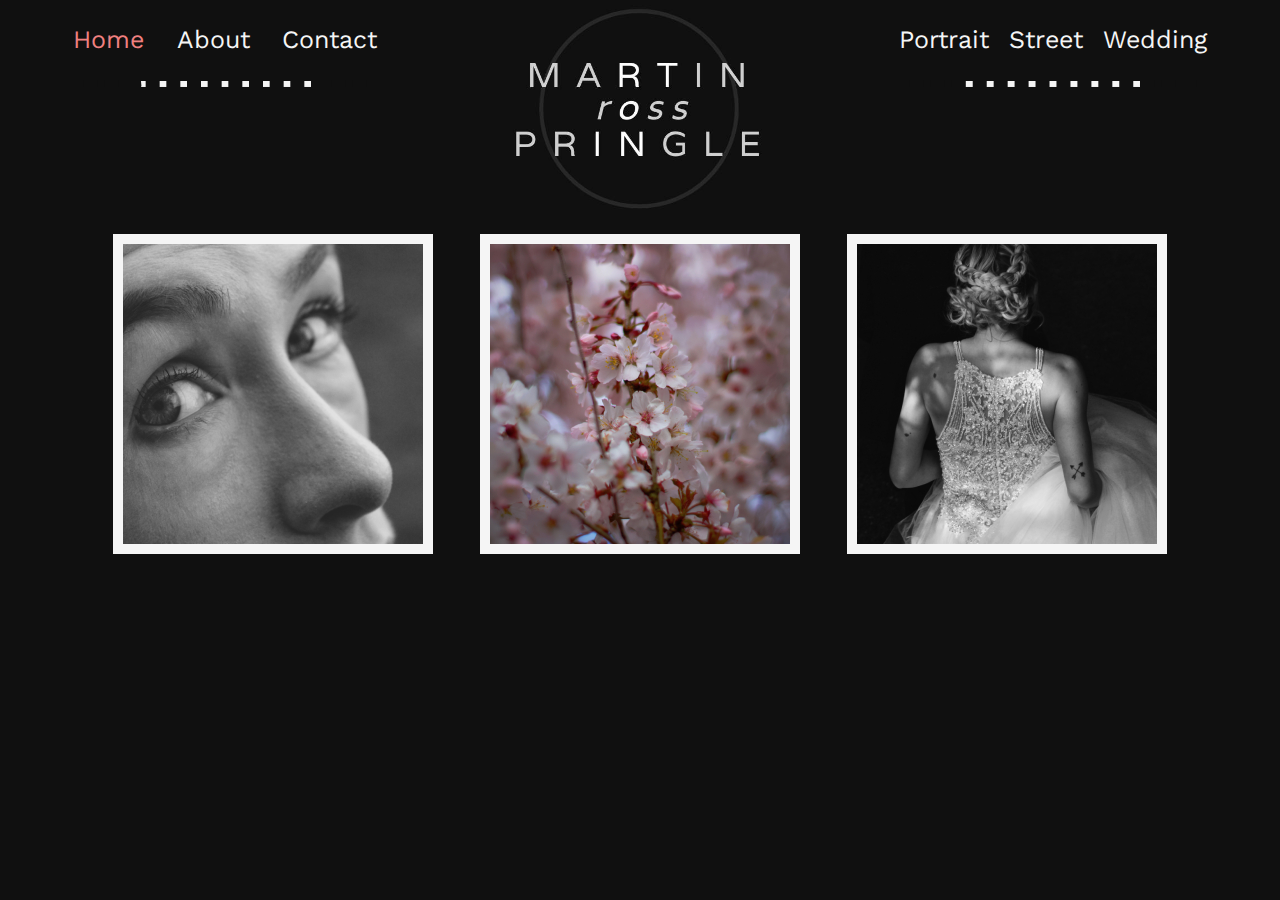
<file: index.html>
<!DOCTYPE html>
<html lang="en">
  <head>
    <title>Martin Pringle</title>
    <meta charset="utf-8" />
    <link rel="stylesheet" href="styles.css" />
    <link
      href="https://fonts.googleapis.com/css2?family=Dancing+Script&display=swap"
      rel="stylesheet"
    />
    <link
      href="https://fonts.googleapis.com/css2?family=Work+Sans:ital,wght@0,300;1,300&display=swap"
      rel="stylesheet"
    />
    <link
      href="https://fonts.googleapis.com/css2?family=Varela&display=swap"
      rel="stylesheet"
    />
    <meta name="viewport" content="width=device-width, initial-scale=1.0" />
  </head>
  <body>
    <div class="container">
      <div class="header">
        <div class="nav1">
          <a href="#">Home</a>
          <a href="about.html">About</a>
          <a href="contact.html">Contact</a>
        </div>
        <a href="index.html" class="logo-wrapper">
          <img class="logo" alt="logo" src="images/logo.jpg" />
        </a>
        <div class="nav2">
          <a href="portrait.html">Portrait</a>
          <a href="street.html">Street</a>
          <a href="wedding.html">Wedding</a>
        </div>
      </div>
      <div class="dotted-line">
        <hr id="left" />
        <hr id="hidden" />
        <hr id="right" />
      </div>
      <hr id="mobile-line" />
      <div class="images-container">
        <a href="portrait.html">
          <div class="image-wrapper">
            <img alt="portrait" src="images/portrait1.jpg" />
            <h4>Portrait</h4>
          </div>
        </a>
        <a href="street.html">
          <div class="image-wrapper">
            <img alt="street" src="/images/street1.jpg" />
            <h4>Street</h4>
          </div>
        </a>
        <a href="wedding.html">
          <div class="image-wrapper">
            <img alt="wedding" src="/images/wedding1.jpg" />
            <h4>Wedding</h4>
          </div>
        </a>
        <a href="#">
          <div class="image-wrapper">
            <img id="wedding2" alt="wedding" src="/images/wedding2.jpg" />
            <h4>Wedding</h4>
          </div>
        </a>
        <a href="street.html">
          <div class="image-wrapper">
            <img alt="street" src="/images/street2.jpg" />
            <h4>Street</h4>
          </div>
        </a>
        <a href="#">
          <div class="image-wrapper">
            <img id="wedding3" alt="wedding" src="/images/wedding3.jpg" />
            <h4>Wedding</h4>
          </div>
        </a>
        <a href="street.html">
          <div class="image-wrapper">
            <img alt="street" src="/images/street3.jpg" />
            <h4>Street</h4>
          </div>
        </a>
        <a href="street.html">
          <div class="image-wrapper">
            <img alt="street" src="/images/street4.jpg" />
            <h4>Street</h4>
          </div>
        </a>
        <a href="street.html">
          <div class="image-wrapper">
            <img alt="street" src="/images/street5.jpg" />
            <h4>Street</h4>
          </div>
        </a>
      </div>
    </div>
  </body>
</html>
</file>
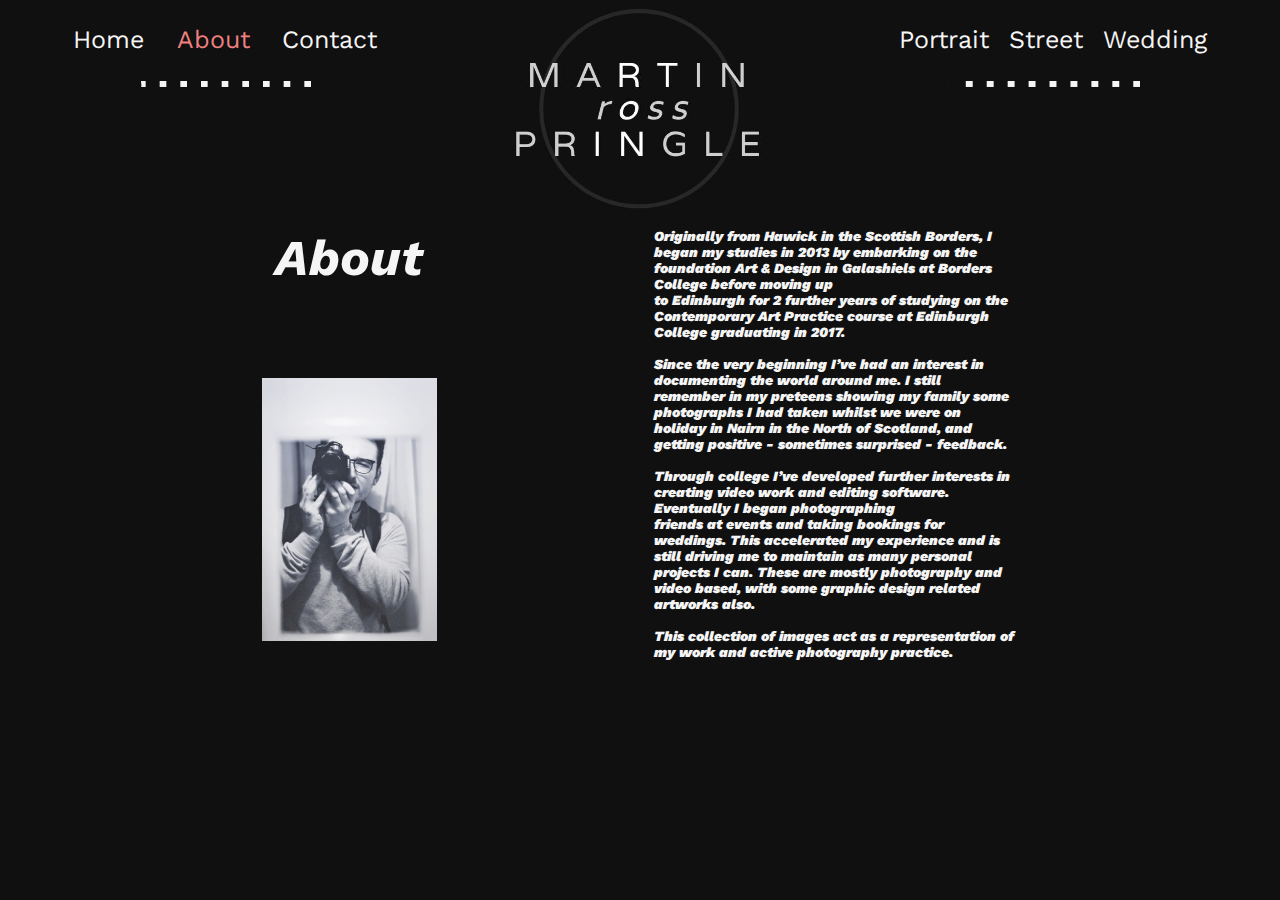
<file: about.html>
<!DOCTYPE html>
<html lang="en">
  <head>
    <title>Martin Pringle</title>
    <meta charset="utf-8" />
    <link rel="stylesheet" href="about.css" />
    <link
      href="https://fonts.googleapis.com/css2?family=Dancing+Script&display=swap"
      rel="stylesheet"
    />
    <link
      href="https://fonts.googleapis.com/css2?family=Work+Sans:ital,wght@0,300;1,300&display=swap"
      rel="stylesheet"
    />
    <link
      href="https://fonts.googleapis.com/css2?family=Varela&display=swap"
      rel="stylesheet"
    />
    <meta name="viewport" content="width=device-width, initial-scale=1.0" />
  </head>
  <body>
    <div class="container">
      <div class="header">
        <div class="nav1">
          <a href="index.html">Home</a>
          <a href="#">About</a>
          <a href="contact.html">Contact</a>
        </div>
        <a href="index.html" class="logo-wrapper">
          <img
            class="logo"
            alt="logo"
            src="images/logo.jpg"
            alt="Martin Ross Pringle"
          />
        </a>
        <div class="nav2">
          <a href="portrait.html">Portrait</a>
          <a href="street.html">Street</a>
          <a href="wedding.html">Wedding</a>
        </div>
      </div>
      <div class="dotted-line">
        <hr id="left" />
        <hr id="hidden" />
        <hr id="right" />
      </div>
      <hr id="mobile-line" />
      <div class="about">
        <h1>About</h1>
        <img alt="photographer" src="images/selfportrait.jpg" />
        <p>
          Originally from Hawick in the Scottish Borders, I began my studies in
          2013 by embarking on the foundation Art & Design in Galashiels at
          Borders College before moving up<br />
          to Edinburgh for 2 further years of studying on the Contemporary Art
          Practice course at Edinburgh College graduating in 2017.
          <br /><br />Since the very beginning I’ve had an interest in
          documenting the world around me. I still remember in my preteens
          showing my family some photographs I had taken whilst we were on
          holiday in Nairn in the North of Scotland, and getting positive -
          sometimes surprised - feedback. <br /><br />Through college I’ve
          developed further interests in creating video work and editing
          software. Eventually I began photographing<br />
          friends at events and taking bookings for weddings. This accelerated
          my experience and is still driving me to maintain as many personal
          projects I can. These are mostly photography and video based, with
          some graphic design related artworks also. <br /><br />This collection
          of images act as a representation of my work and active photography
          practice.
        </p>
      </div>
    </div>
  </body>
</html>
</file>
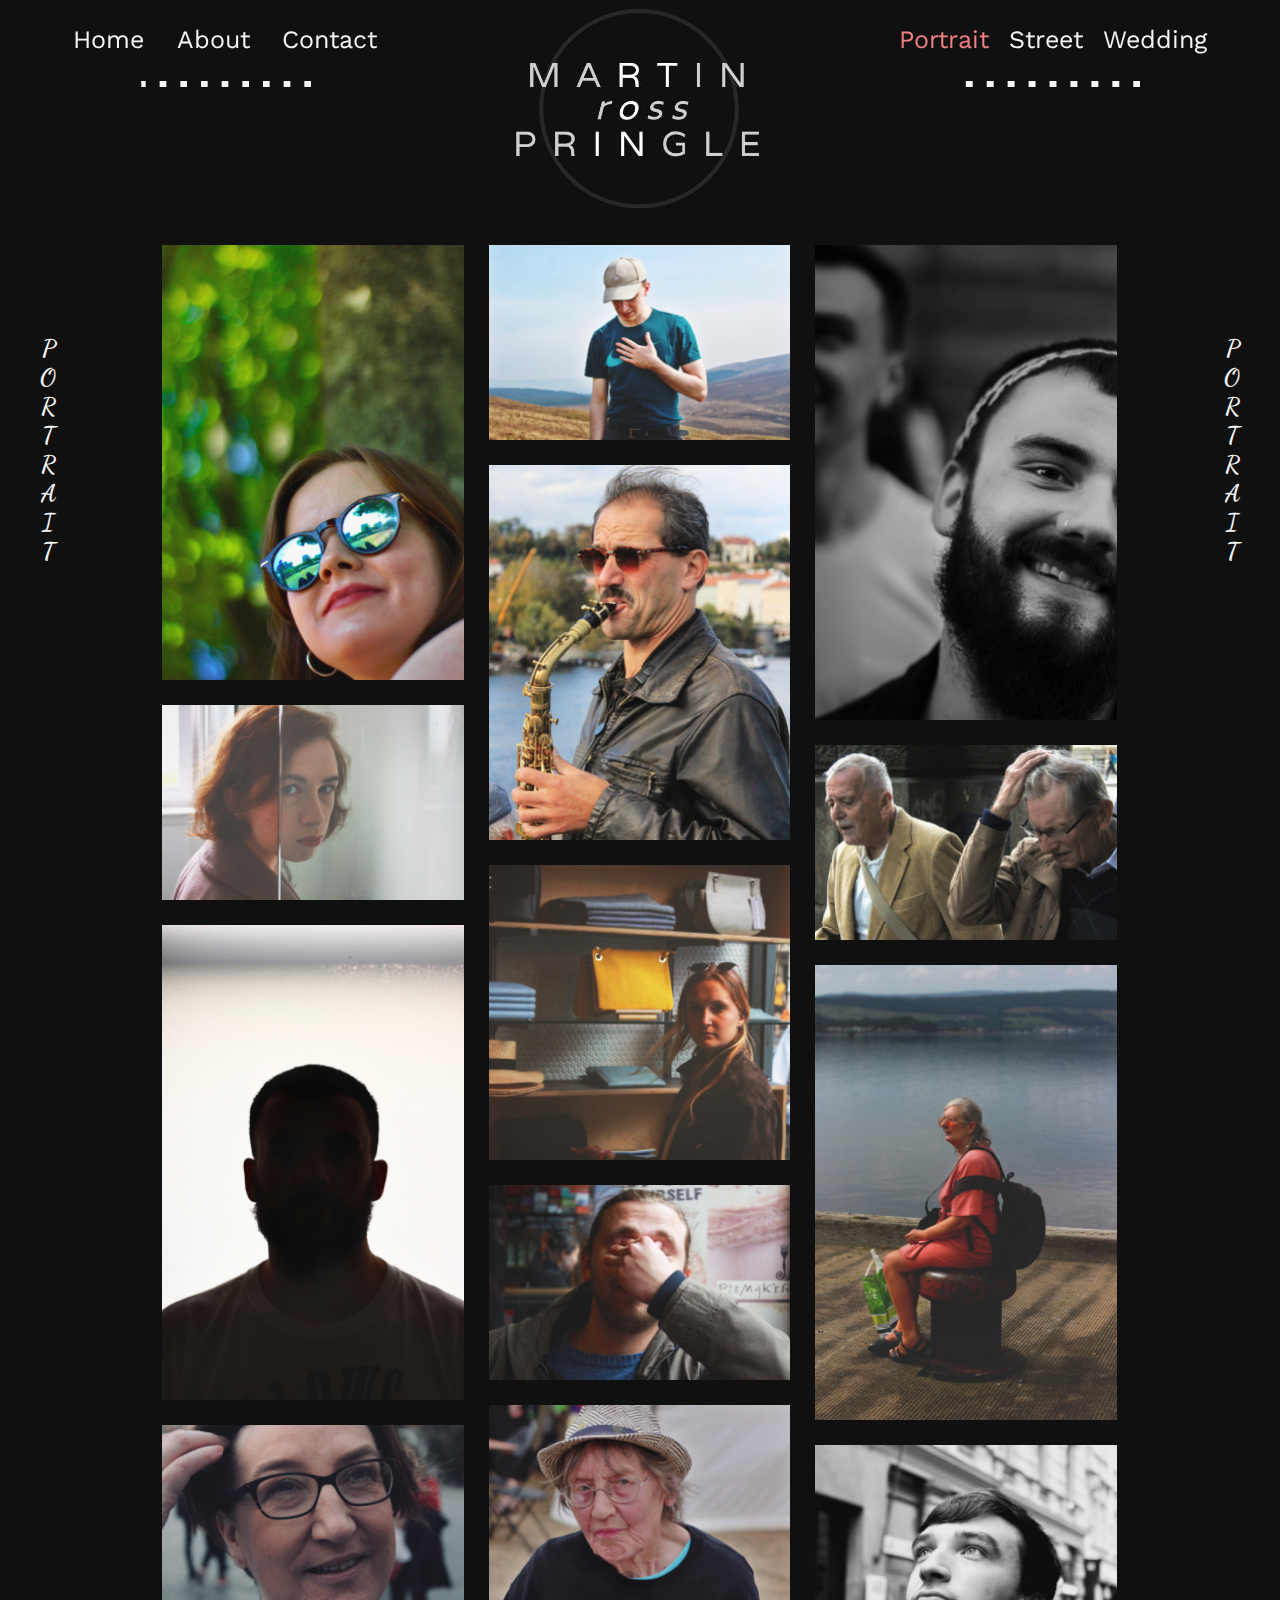
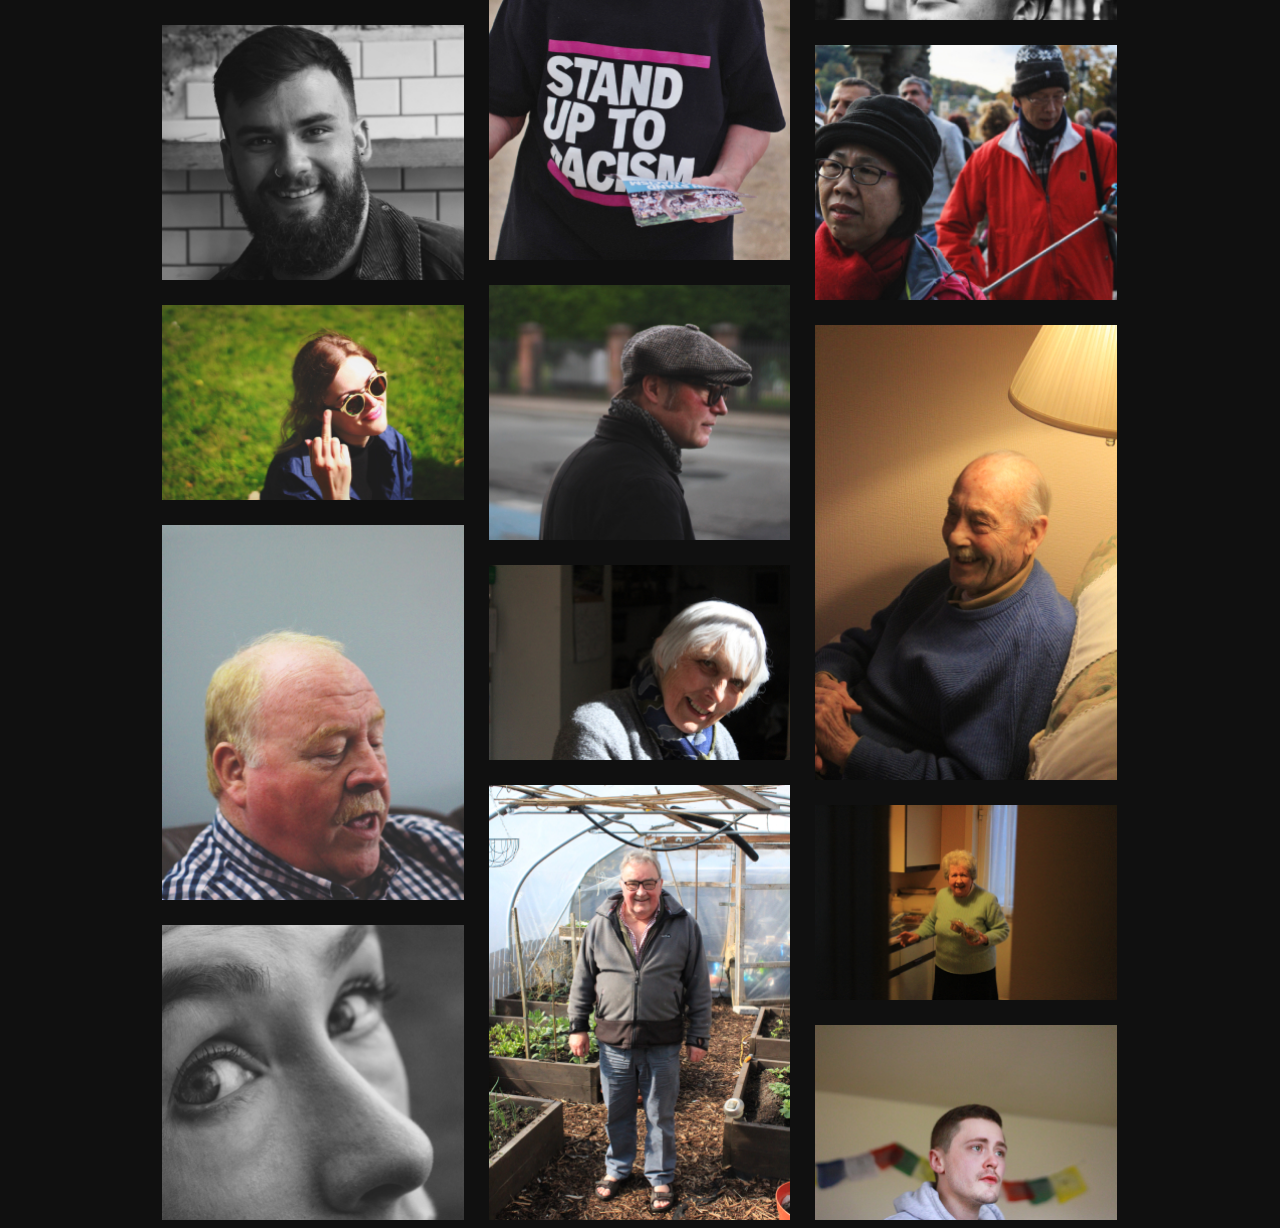
<file: portrait.html>
<!DOCTYPE html>
<html lang="en">
  <head>
    <title>Martin Pringle</title>
    <meta charset="utf-8" />
    <link rel="stylesheet" href="portrait.css" />
    <link
      href="https://fonts.googleapis.com/css2?family=Dancing+Script&display=swap"
      rel="stylesheet"
    />
    <link
      href="https://fonts.googleapis.com/css2?family=Work+Sans:ital,wght@0,300;1,300&display=swap"
      rel="stylesheet"
    />
    <link
      href="https://fonts.googleapis.com/css2?family=Varela&display=swap"
      rel="stylesheet"
    />
    <meta name="viewport" content="width=device-width, initial-scale=1.0" />
  </head>
  <body>
    <div class="container">
      <div class="header">
        <div class="nav1">
          <a href="index.html">Home</a>
          <a href="about.html">About</a>
          <a href="contact.html">Contact</a>
        </div>
        <a href="index.html" class="logo-wrapper">
          <img class="logo" alt="logo" src="images/logo.jpg" />
        </a>
        <div class="nav2">
          <a href="#">Portrait</a>
          <a href="street.html">Street</a>
          <a href="wedding.html">Wedding</a>
        </div>
      </div>
      <div class="dotted-line">
        <hr id="left" />
        <hr id="hidden" />
        <hr id="right" />
      </div>
      <hr id="mobile-line" />
      <div class="top-heading">
        <h4>PORTRAIT</h4>
      </div>
      <div class="grid">
        <img
          id="portrait15"
          class="gallery-img"
          alt="portrait"
          src="images/portrait15.jpg"
        />
        <img
          id="portrait18"
          class="gallery-img"
          alt="portrait"
          src="images/portrait18.jpg"
        />
        <img
          id="portrait20"
          class="gallery-img"
          alt="portrait"
          src="images/portrait20.jpg"
        />
        <img
          id="portrait12"
          class="gallery-img"
          alt="portrait"
          src="images/portrait12.jpg"
        />
        <img
          id="portrait2"
          class="gallery-img"
          alt="portrait"
          src="images/portrait2.jpg"
        />
        <img
          id="portrait8"
          class="gallery-img"
          alt="portrait"
          src="images/portrait8.jpg"
        />
        <img
          id="portrait5"
          class="gallery-img"
          alt="portrait"
          src="images/portrait5.jpg"
        />
        <img
          id="portrait25"
          class="gallery-img"
          alt="portrait"
          src="images/portrait25.jpg"
        />
        <img
          id="portrait24"
          class="gallery-img"
          alt="portrait"
          src="images/portrait24.jpg"
        />
        <img
          id="portrait4"
          class="gallery-img"
          alt="portrait"
          src="images/portrait4.jpg"
        />
        <img
          id="portrait16"
          class="gallery-img"
          alt="portrait"
          src="images/portrait16.jpg"
        />
        <img
          id="portrait7"
          class="gallery-img"
          alt="portrait"
          src="images/portrait7.jpg"
        />
        <img
          id="portrait6"
          class="gallery-img"
          alt="portrait"
          src="images/portrait6.jpg"
        />
        <img
          id="portrait3"
          class="gallery-img"
          alt="portrait"
          src="images/portrait3.jpg"
        />
        <img
          id="portrait9"
          class="gallery-img"
          alt="portrait"
          src="images/portrait9.jpg"
        />
        <img
          id="portrait19"
          class="gallery-img"
          alt="portrait"
          src="images/portrait19.jpg"
        />
        <img
          id="portrait21"
          class="gallery-img"
          alt="portrait"
          src="images/portrait21.jpg"
        />
        <img
          id="portrait10"
          class="gallery-img"
          alt="portrait"
          src="images/portrait10.jpg"
        />
        <img
          id="portrait23"
          class="gallery-img"
          alt="portrait"
          src="images/portrait23.jpg"
        />
        <img
          id="portrait14"
          class="gallery-img"
          alt="portrait"
          src="images/portrait14.jpg"
        />
        <img
          id="portrait13"
          class="gallery-img"
          alt="portrait"
          src="images/portrait13.jpg"
        />
        <img
          id="portrait11"
          class="gallery-img"
          alt="portrait"
          src="images/portrait11.jpg"
        />
        <img
          id="portrait1"
          class="gallery-img"
          alt="portrait"
          src="images/portrait1.jpg"
        />
        <img
          id="portrait17"
          class="gallery-img"
          alt="portrait"
          src="images/portrait17.jpg"
        />
      </div>
      <div class="left-heading">
        <h2>P<br />O<br />R<br />T<br />R<br />A<br />I<br />T</h2>
      </div>
      <div class="right-heading">
        <h2>P<br />O<br />R<br />T<br />R<br />A<br />I<br />T</h2>
      </div>
    </div>
    <script src="portrait.js"></script>
  </body>
</html>
</file>
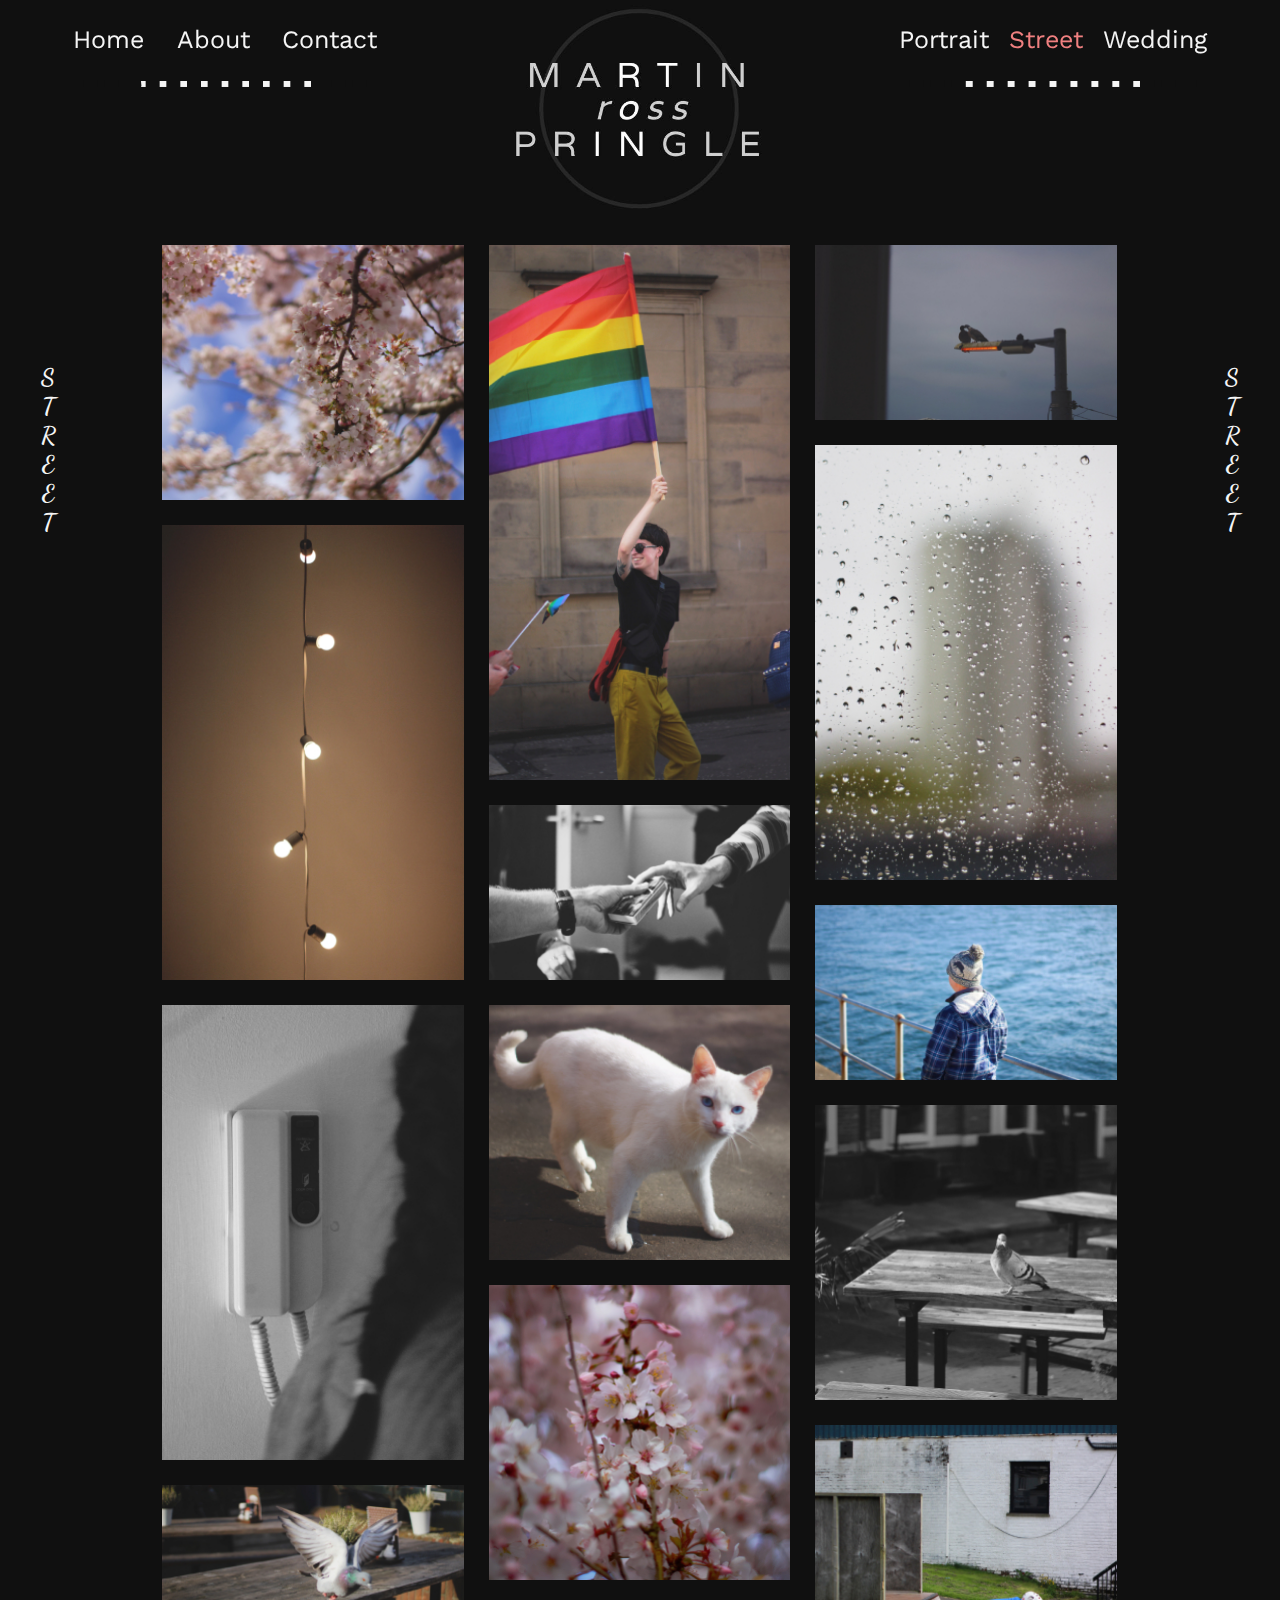
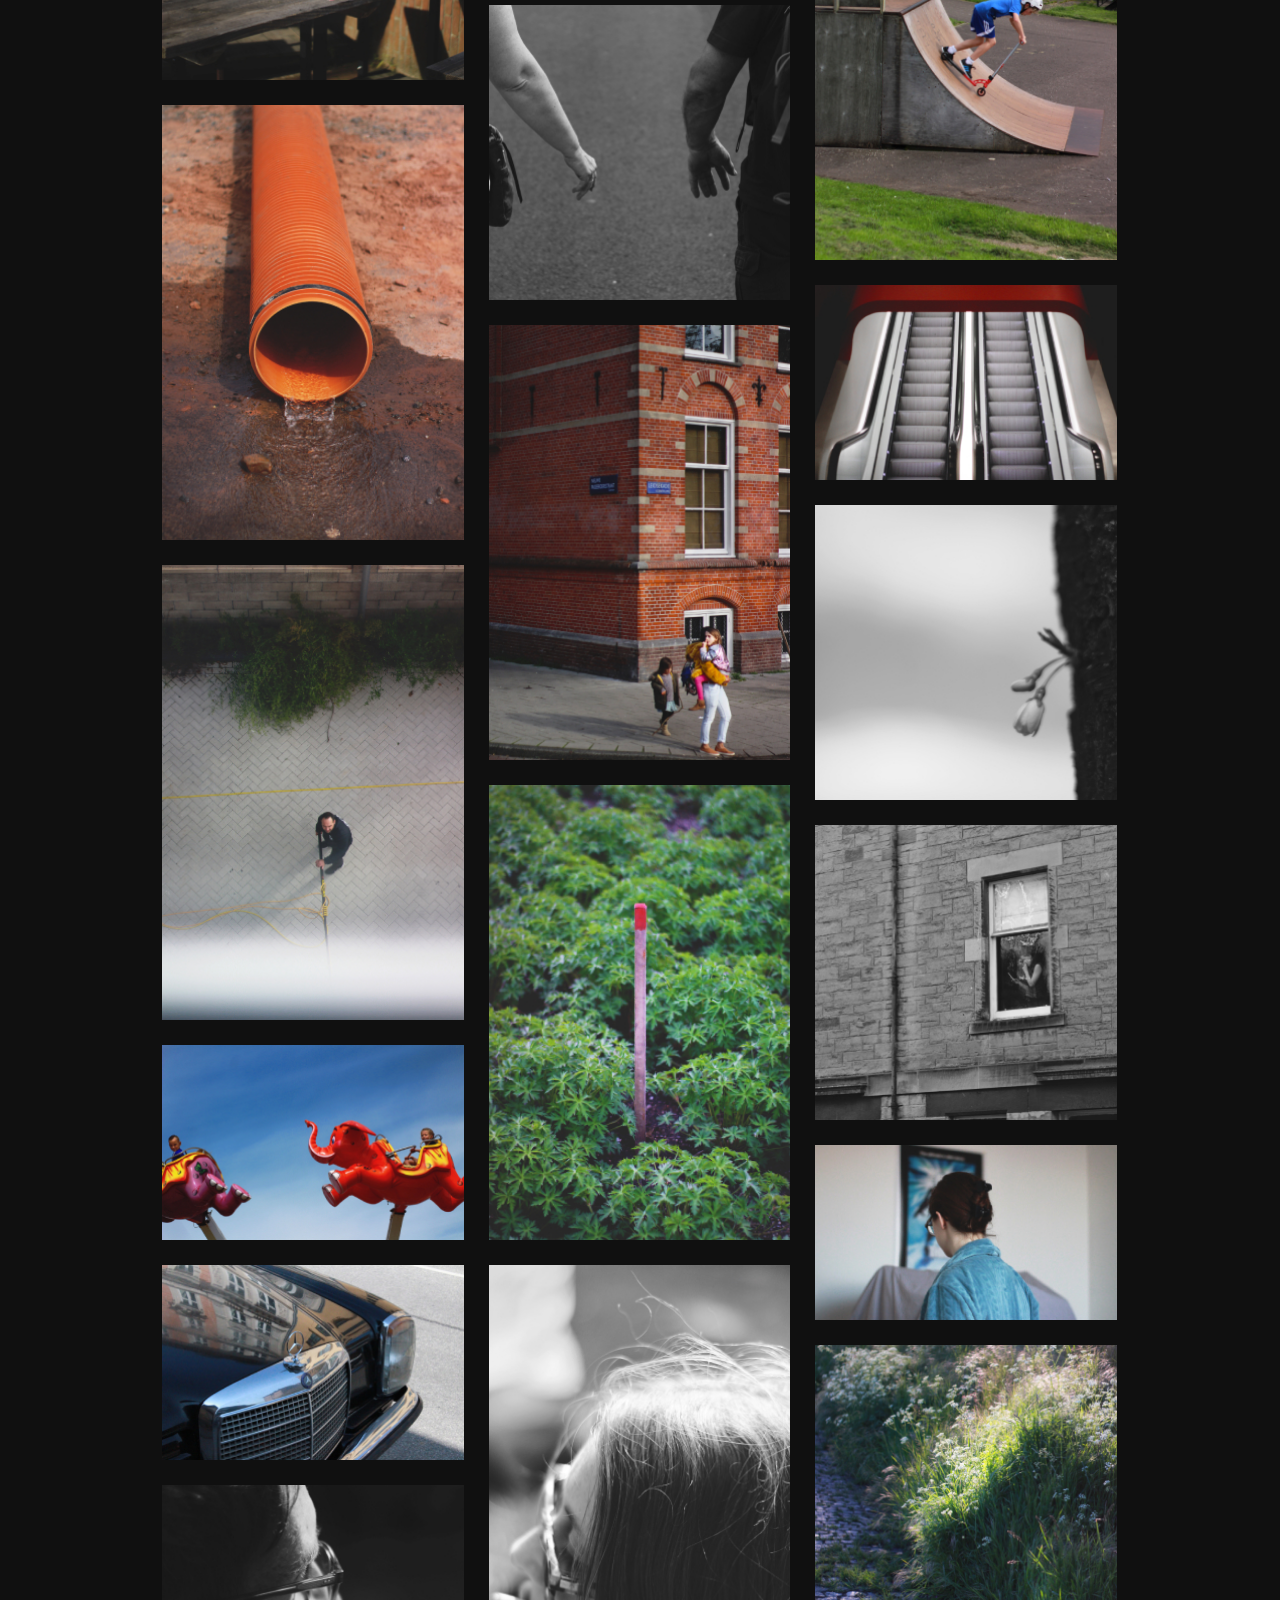
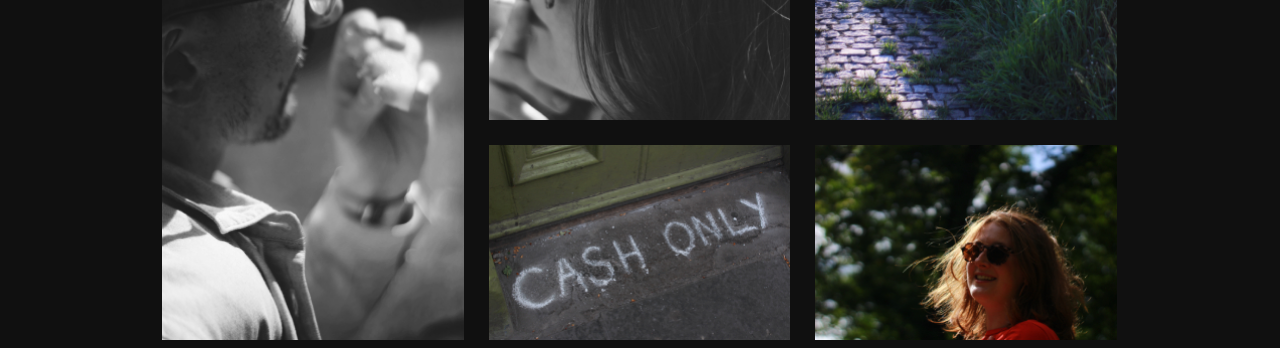
<file: street.html>
<!DOCTYPE html>
<html lang="en">
  <head>
    <title>Martin Pringle</title>
    <meta charset="utf-8" />
    <link rel="stylesheet" href="street.css" />
    <link
      href="https://fonts.googleapis.com/css2?family=Dancing+Script&display=swap"
      rel="stylesheet"
    />
    <link
      href="https://fonts.googleapis.com/css2?family=Work+Sans:ital,wght@0,300;1,300&display=swap"
      rel="stylesheet"
    />
    <link
      href="https://fonts.googleapis.com/css2?family=Varela&display=swap"
      rel="stylesheet"
    />
    <link
      href="https://fonts.googleapis.com/css2?family=Indie+Flower&display=swap"
      rel="stylesheet"
    />
    <meta name="viewport" content="width=device-width, initial-scale=1.0" />
  </head>
  <body>
    <div class="container">
      <div class="header">
        <div class="nav1">
          <a href="index.html">Home</a>
          <a href="about.html">About</a>
          <a href="contact.html">Contact</a>
        </div>
        <a href="index.html" class="logo-wrapper">
          <img class="logo" alt="logo" src="images/logo.jpg" />
        </a>
        <div class="nav2">
          <a href="portrait.html">Portrait</a>
          <a href="#">Street</a>
          <a href="wedding.html">Wedding</a>
        </div>
      </div>
      <div class="dotted-line">
        <hr id="left" />
        <hr id="hidden" />
        <hr id="right" />
      </div>
      <hr id="mobile-line" />
      <div class="top-heading">
        <h4>STREET</h4>
      </div>
      <div class="grid">
        <img
          id="street7"
          class="gallery-img"
          alt="street"
          src="images/street7.jpg"
        />
        <img
          id="street20"
          class="gallery-img"
          alt="street"
          src="images/street20.jpg"
        />
        <img
          id="street6"
          class="gallery-img"
          alt="street"
          src="images/street6.jpg"
        />
        <img
          id="street15"
          class="gallery-img"
          alt="street"
          src="images/street15.jpg"
        />
        <img
          id="street14"
          class="gallery-img"
          alt="street"
          src="images/street14.jpg"
        />
        <img
          id="street17"
          class="gallery-img"
          alt="street"
          src="images/street17.jpg"
        />
        <img
          id="street22"
          class="gallery-img"
          alt="street"
          src="images/street22.jpg"
        />
        <img
          id="street9"
          class="gallery-img"
          alt="street"
          src="images/street9.jpg"
        />
        <img
          id="street8"
          class="gallery-img"
          alt="street"
          src="images/street8.jpg"
        />
        <img
          id="street4"
          class="gallery-img"
          alt="street"
          src="images/street4.jpg"
        />
        <img
          id="street1"
          class="gallery-img"
          alt="street"
          src="images/street1.jpg"
        />
        <img
          id="street16"
          class="gallery-img"
          alt="street"
          src="images/street16.jpg"
        />
        <img
          id="street10"
          class="gallery-img"
          alt="street"
          src="images/street10.jpg"
        />
        <img
          id="street2"
          class="gallery-img"
          alt="street"
          src="images/street2.jpg"
        />
        <img
          id="street18"
          class="gallery-img"
          alt="street"
          src="images/street18.jpg"
        />
        <img
          id="street13"
          class="gallery-img"
          alt="street"
          src="images/street13.jpg"
        />
        <img
          id="street11"
          class="gallery-img"
          alt="street"
          src="images/street11.jpg"
        />
        <img
          id="street3"
          class="gallery-img"
          alt="street"
          src="images/street3.jpg"
        />
        <img
          id="street12"
          class="gallery-img"
          alt="street"
          src="images/street12.jpg"
        />
        <img
          id="street26"
          class="gallery-img"
          alt="street"
          src="images/street26.jpg"
        />
        <img
          id="street5"
          class="gallery-img"
          alt="street"
          src="images/street5.jpg"
        />
        <img
          id="street19"
          class="gallery-img"
          alt="street"
          src="images/street19.jpg"
        />
        <img
          id="street29"
          class="gallery-img"
          alt="street"
          src="images/street29.jpg"
        />
        <img
          id="street24"
          class="gallery-img"
          alt="street"
          src="images/street24.jpg"
        />
        <img
          id="street25"
          class="gallery-img"
          alt="street"
          src="images/street25.jpg"
        />
        <img
          id="street21"
          class="gallery-img"
          alt="street"
          src="images/street21.jpg"
        />
        <img
          id="street28"
          class="gallery-img"
          alt="street"
          src="images/street28.jpg"
        />
        <img
          id="street23"
          class="gallery-img"
          alt="street"
          src="images/street23.jpg"
        />
        <img
          id="street27"
          class="gallery-img"
          alt="street"
          src="images/street27.jpg"
        />
      </div>
      <div class="left-heading">
        <h2>S<br />T<br />R<br />E<br />E<br />T</h2>
      </div>
      <div class="right-heading">
        <h2>S<br />T<br />R<br />E<br />E<br />T</h2>
      </div>
    </div>
    <script src="street.js"></script>
  </body>
</html>
</file>
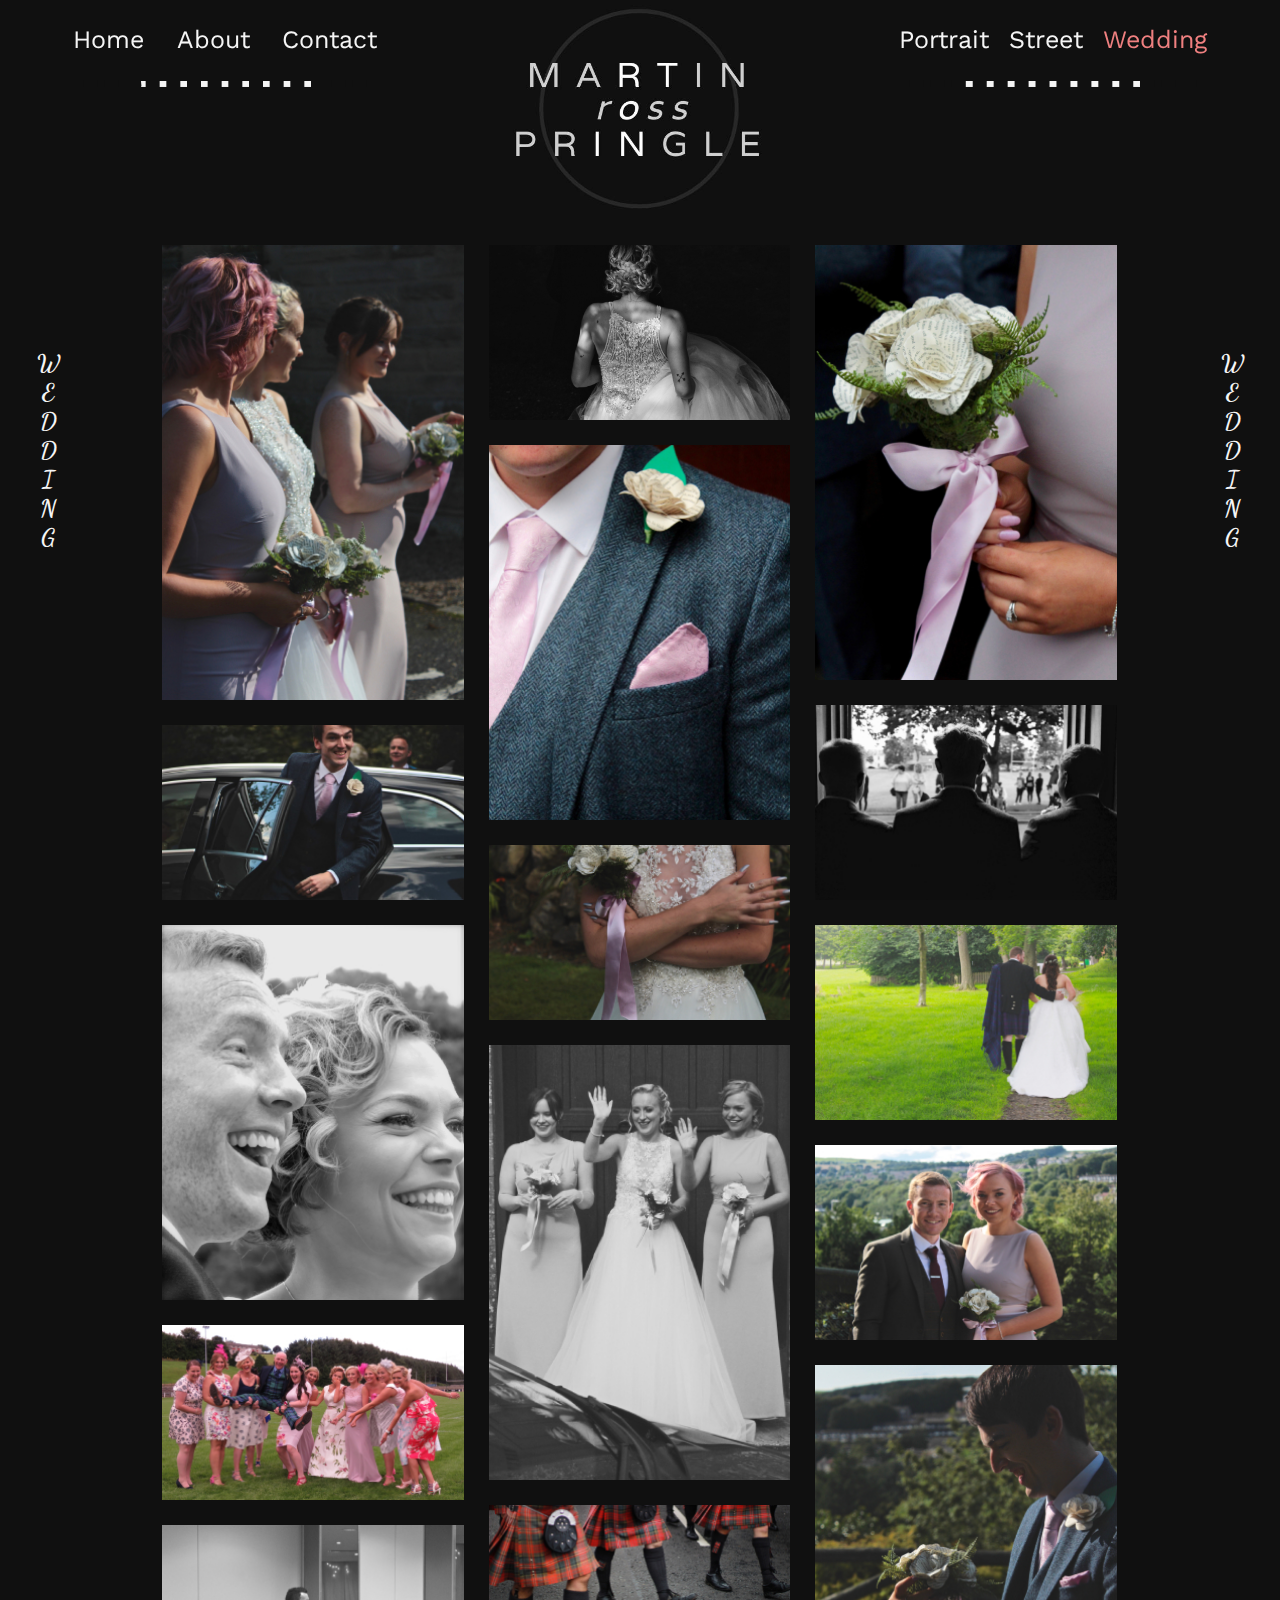
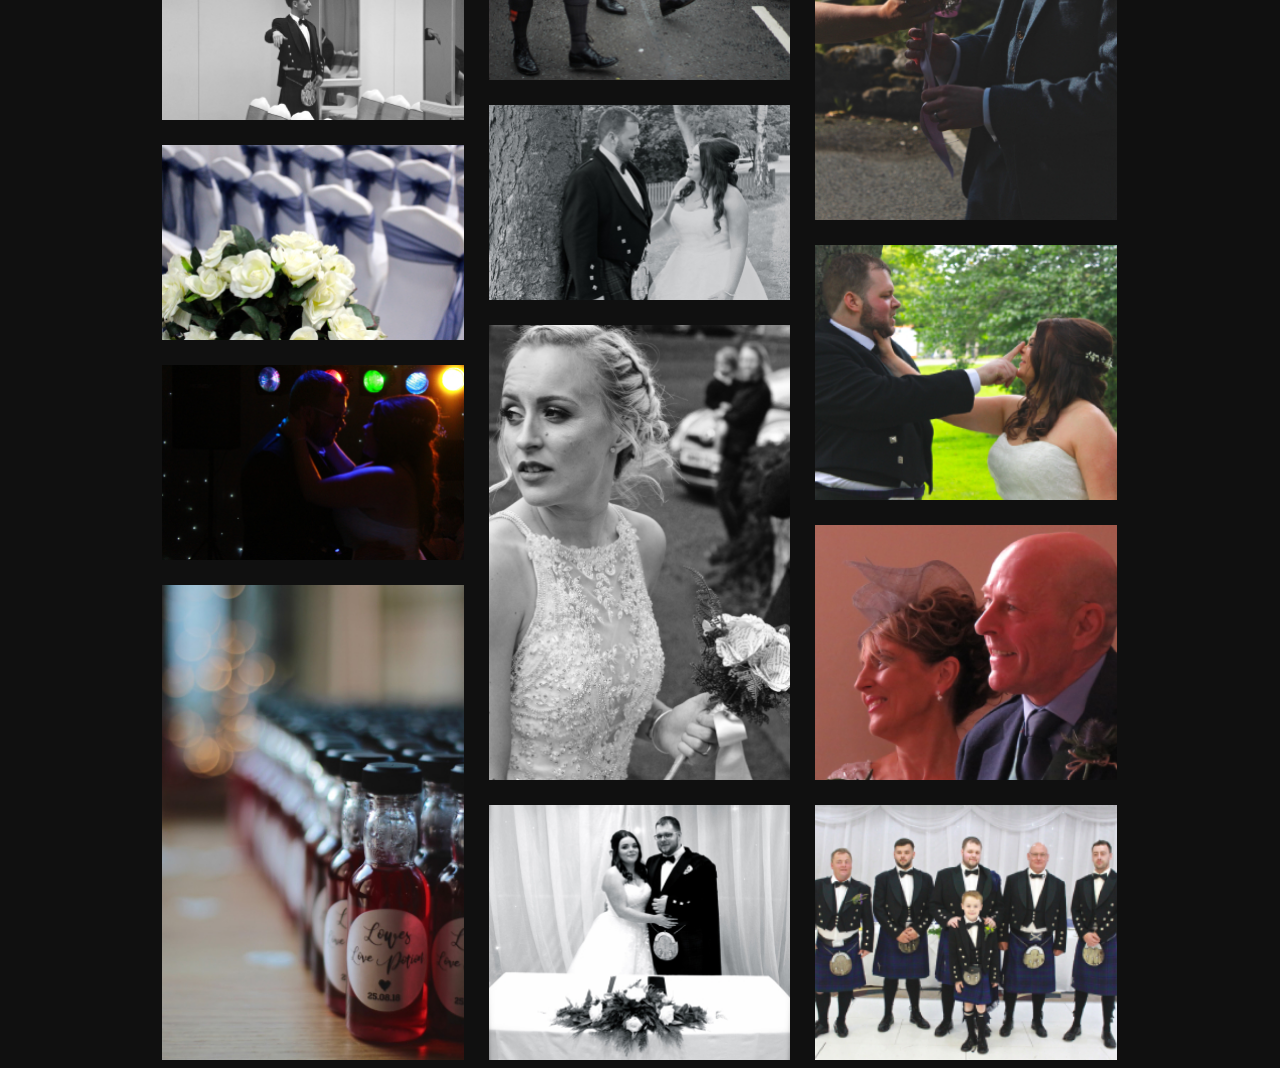
<file: wedding.html>
<!DOCTYPE html>
<html lang="en">
  <head>
    <title>Martin Pringle</title>
    <meta charset="utf-8" />
    <link rel="stylesheet" href="wedding.css" />
    <link
      href="https://fonts.googleapis.com/css2?family=Dancing+Script&display=swap"
      rel="stylesheet"
    />
    <link
      href="https://fonts.googleapis.com/css2?family=Work+Sans:ital,wght@0,300;1,300&display=swap"
      rel="stylesheet"
    />
    <link
      href="https://fonts.googleapis.com/css2?family=Varela&display=swap"
      rel="stylesheet"
    />
    <meta name="viewport" content="width=device-width, initial-scale=1.0" />
  </head>
  <body>
    <div class="container">
      <div class="header">
        <div class="nav1">
          <a href="index.html">Home</a>
          <a href="about.html">About</a>
          <a href="contact.html">Contact</a>
        </div>
        <a href="index.html" class="logo-wrapper">
          <img class="logo" alt="logo" src="images/logo.jpg" />
        </a>
        <div class="nav2">
          <a href="portrait.html">Portrait</a>
          <a href="street.html">Street</a>
          <a href="#">Wedding</a>
        </div>
      </div>
      <div class="dotted-line">
        <hr id="left" />
        <hr id="hidden" />
        <hr id="right" />
      </div>
      <hr id="mobile-line" />
      <div class="top-heading">
        <h4>WEDDING</h4>
      </div>
      <div class="grid">
        <img
          id="wedding21"
          class="gallery-img"
          alt="wedding"
          src="images/wedding21.jpg"
        />
        <img
          id="wedding1"
          class="gallery-img"
          alt="wedding"
          src="images/wedding1.jpg"
        />
        <img
          id="wedding22"
          class="gallery-img"
          alt="wedding"
          src="images/wedding22.jpg"
        />
        <img
          id="wedding25"
          class="gallery-img"
          alt="wedding"
          src="images/wedding25.jpg"
        />
        <img
          id="wedding23"
          class="gallery-img"
          alt="wedding"
          src="images/wedding23.jpg"
        />
        <img
          id="wedding17"
          class="gallery-img"
          alt="wedding"
          src="images/wedding17.jpg"
        />
        <img
          id="wedding18"
          class="gallery-img"
          alt="wedding"
          src="images/wedding18.jpg"
        />
        <img
          id="wedding6"
          class="gallery-img"
          alt="wedding"
          src="images/wedding6.jpg"
        />
        <img
          id="wedding10"
          class="gallery-img"
          alt="wedding"
          src="images/wedding10.jpg"
        />
        <img
          id="wedding24"
          class="gallery-img"
          alt="wedding"
          src="images/wedding24.jpg"
        />
        <img
          id="wedding16"
          class="gallery-img"
          alt="wedding"
          src="images/wedding16.jpg"
        />
        <img
          id="wedding5"
          class="gallery-img"
          alt="wedding"
          src="images/wedding5.jpg"
        />
        <img
          id="wedding20"
          class="gallery-img"
          alt="wedding"
          src="images/wedding20.jpg"
        />
        <img
          id="wedding4"
          class="gallery-img"
          alt="wedding"
          src="images/wedding4.jpg"
        />
        <img
          id="wedding14"
          class="gallery-img"
          alt="wedding"
          src="images/wedding14.jpg"
        />
        <img
          id="wedding12"
          class="gallery-img"
          alt="wedding"
          src="images/wedding12.jpg"
        />
        <img
          id="wedding19"
          class="gallery-img"
          alt="wedding"
          src="images/wedding19.jpg"
        />
        <img
          id="wedding11"
          class="gallery-img"
          alt="wedding"
          src="images/wedding11.jpg"
        />
        <img
          id="wedding3"
          class="gallery-img"
          alt="wedding"
          src="images/wedding3.jpg"
        />
        <img
          id="wedding8"
          class="gallery-img"
          alt="wedding"
          src="images/wedding8.jpg"
        />
        <img
          id="wedding9"
          class="gallery-img"
          alt="wedding"
          src="images/wedding9.jpg"
        />
        <img
          id="wedding2"
          class="gallery-img"
          alt="wedding"
          src="images/wedding2.jpg"
        />
        <img
          id="wedding15"
          class="gallery-img"
          alt="wedding"
          src="images/wedding15.jpg"
        />
        <img
          id="wedding7"
          class="gallery-img"
          alt="wedding"
          src="images/wedding7.jpg"
        />
      </div>
      <div class="left-heading">
        <h2>W<br />E<br />D<br />D<br />I<br />N<br />G</h2>
      </div>
      <div class="right-heading">
        <h2>W<br />E<br />D<br />D<br />I<br />N<br />G</h2>
      </div>
    </div>
    <script src="wedding.js"></script>
  </body>
</html>
</file>
<file: styles.css>
* {
	margin: 0;
	padding: 0;
	list-style: none;
	text-decoration: none;
	outline: none;
}

/* ALL BODY CONTENT BELOW */

body {
	height: 100vh;
	background: #101010;

}

/* ALL BODY CONTENT ABOVE */

.container {
	max-width: 1400px;
	width: 100%;
	height: 100%;
	margin: 0 auto;
}

/* ALL HEADER CONTENT BELOW */

.header {
	width: 100%;
	height: 80px;
	display: flex;
}

.nav1 {
	width: fit-content;
	margin: 0 auto;
	height: 100%;
	border-bottom: 7.5px dashed #101010;
	z-index: 2;
}

.nav2 {
	width: fit-content;
	margin: 0 auto;
	height: 100%;
	border-bottom: 7.5px dashed #101010;
	z-index: 2;
}

.nav1 a, .nav2 a {
	float: left;
	text-align: center;
	height: fit-content;		
	font-family: 'Work Sans', sans-serif;
	color: #F5F5F5;
	font-size: 25px;
	z-index: 2;
	padding: 10px;
	margin-top: 15px;
}

.nav2 a:hover, .nav1 a:hover {
	border-bottom: 2px solid #F5F5F5;
}

.nav1 a:nth-child(1) {
	color: #F08080;
	border-bottom: none;
}

.nav1 a:nth-child(2), .nav1 a:last-child {
	margin-left: 12.5px;
}

.logo-wrapper {
	margin: 5px auto;
	height: 120%;
}

.logo {
	width: 250px;
	height: 206.11px;
}



@media (max-width: 890px) {
    .nav1, .nav2 {
    	border-bottom: 0;
    	display: flex;
    	flex-direction: column;
    	height: 100%;
    	margin-top: 35px;
    }
	.nav1 a, .nav2 a {
	float: none;
	margin: auto;
	width: 100%;
	padding: 5px;
    }
    .nav1 a:nth-child(2), .nav1 a:last-child {
	margin-left: 0;
    }
    .nav1 a:hover {
	border-bottom: none;
	border-left: 2px solid #F5F5F5;
    }
    .nav2 a:hover {
	border-bottom: none;
	border-right: 2px solid #F5F5F5;
    }
    .dotted-line {
    	visibility: hidden;
    }
    .header {
    	height: fit-content;
    }
    .logo-wrapper {
    	padding-left: 9px;
    }
}

@media (max-width: 520px) {
	.logo {
		width: 100px;
		height: 82.44px;
	}
	.nav1, .nav2 {
		margin-top: 2.5px;
	}
	.nav1 a, .nav2 a {
		font-size: 15px;
	}
	.logo-wrapper {
		padding-left: 5px;
	}
}

@media (max-height: 450px) {
	.logo {
		width: 100px;
		height: 82.44px;
	}
	.nav1, .nav2 {
		margin-top: 2.5px;
	}
	.nav1 a, .nav2 a {
		font-size: 15px;
	}
	.logo-wrapper {
		padding-left: 5px;
	}
}

/* ALL HEADER CONTENT ABOVE */
/* ALL DOTTED LINE CONTENT BELOW */

.dotted-line {
	display: flex;
}

#left, #hidden, #right {
	margin: 1px auto;
	height: 0;
	border-top: 5px solid #F5F5F5;
	z-index: 1;
}

#left {
	width: 180px;
}

#hidden {
	width: 66px;
	visibility: hidden;
}

#right {
	width: 185px;
}

/* ALL DOTTED LINE CONTENT ABOVE */
/* MOBILE LINE CONTENT BELOW */

#mobile-line {
	border: 0;
	height: 1px;
	background-image: linear-gradient(to right, rgba(255, 255, 255, 0), rgba(255, 255, 255, 0.9), rgba(255, 255, 255, 0))
}

@media (min-width: 890px) {
	#mobile-line {
		display: none;
	}
}

/* MOBILE LINE CONTENT ABOVE */
/* ALL IMAGE CONTENT BELOW */

.images-container {
	width: 90%;
	max-width: 1100px;
	height: fit-content;
	display: grid;
	grid-template-columns: 1fr 1fr 1fr;
	margin: 130px auto 0;
}

.image-wrapper {
	position: relative;
	width: fit-content;
	height: fit-content;
	margin: 0 auto;
}

.image-wrapper > h4 {
	position: absolute;
	top: 50%; left: 50%;
	transform: translate(-50%, -50%);
	color: white;
	visibility: hidden;
	font-family: 'dancing Script', cursive;
	font-size: 30px;
}
.image-wrapper:hover > h4 {
	visibility: visible;
}

.image-wrapper img:hover {
	filter: brightness(0.75);
}

.image-wrapper img {
	margin: 5% auto;
	width: 300px;
	height: 300px;
	border: 10px solid #F5F5F5;
	object-fit: cover;
}

#wedding2 {
	object-position: 90% 90%;
}
#wedding3 {
	object-position: top;
}

/* ALL IMAGE CONTENT ABOVE */
/* CHANGES IN WIDTH BELOW */

@media (max-width: 1100px) {
	.image-wrapper img {
		width: 200px;
		height: 200px;
	}
}

@media (max-width: 890px) {
	.images-container {
		margin: 0 auto;
		margin-top: 20px;
		display: grid;
		grid-template-columns: 50% 50%;
	}
	.image-wrapper img {		
		border-width: 7.5px;
	}
}

@media (max-width: 520px) {
	.image-wrapper img {
		width: 120px;
		height: 120px;
		border-width: 5px;
	}
}

/* CHANGES IN WIDTH ABOVE */
/* CHANGES IN HEIGHT BELOW */

@media (max-height: 450px) {
	.logo {
		width: 100px;
		height: 82.44px;
	}
	.nav1, .nav2 {
		margin-top: 2.5px;
	}
	.nav1 a, .nav2 a {
		font-size: 15px;
	}
	.logo-wrapper {
		padding-left: 5px;
	}
	.images-container {
		margin: 20px auto;
	}
}

@media (min-width: 1100px) and (max-height: 930px) {
	.images-container a:nth-child(4) {
		display: none;
	}
	.images-container a:nth-child(5) {
		display: none;
	}
	.images-container a:nth-child(6) {
		display: none;
	}
	.images-container a:nth-child(7) {
		display: none;
	}
	.images-container a:nth-child(8) {
		display: none;
	}
	.images-container a:nth-child(9) {
		display: none;
	}
}

@media (min-width: 890px) and (max-height: 1320px) {
	.images-container a:nth-child(7) {
		display: none;
	}
	.images-container a:nth-child(8) {
		display: none;
	}
	.images-container a:nth-child(9) {
		display: none;
	}
}

@media (max-height: 1320px) {	
	.images-container a:nth-child(9) {
		display: none;
	}
}

@media (max-height: 720px) {
	.images-container a:nth-child(7) {
		display: none;
	}
	.images-container a:nth-child(8) {
		display: none;
	}
}

@media (min-width: 520px) and (max-height: 1200px) {
	.images-container a:nth-child(7) {
		display: none;
	}
	.images-container a:nth-child(8) {
		display: none;
	}
}
</file>
<file: about.css>
* {
  margin: 0;
  padding: 0;
  list-style: none;
  text-decoration: none;
  outline: none;
}

/* ALL BODY CONTENT BELOW */

body {
  height: 100vh;
  background: #101010;
}

/* ALL BODY CONTENT ABOVE */

.container {
  max-width: 1400px;
  width: 100%;
  height: 100%;
  margin: 0 auto;
}

/* ALL HEADER CONTENT BELOW */

.header {
  width: 100%;
  height: 80px;
  display: flex;
}

.nav1 {
  width: fit-content;
  margin: 0 auto;
  height: 100%;
  border-bottom: 7.5px dashed #101010;
  z-index: 2;
}

.nav2 {
  width: fit-content;
  margin: 0 auto;
  height: 100%;
  border-bottom: 7.5px dashed #101010;
  z-index: 2;
}

.nav1 a,
.nav2 a {
  float: left;
  text-align: center;
  height: fit-content;
  font-family: "Work Sans", sans-serif;
  color: #f5f5f5;
  font-size: 25px;
  z-index: 2;
  padding: 10px;
  margin-top: 15px;
}

.nav2 a:hover,
.nav1 a:hover {
  border-bottom: 2px solid #f5f5f5;
}

.nav1 a:nth-child(2) {
  color: #f08080;
  border: none;
}

.nav1 a:nth-child(2),
.nav1 a:last-child {
  margin-left: 12.5px;
}

.logo-wrapper {
  margin: 5px auto;
  height: 120%;
}

.logo {
  width: 250px;
  height: 206.11px;
}

@media (max-width: 890px) {
  .nav1,
  .nav2 {
    border-bottom: 0;
    display: flex;
    flex-direction: column;
    height: 100%;
    margin-top: 35px;
  }
  .nav1 a,
  .nav2 a {
    float: none;
    margin: auto;
    width: 100%;
    padding: 5px;
  }
  .nav1 a:nth-child(2),
  .nav1 a:last-child {
    margin-left: 0;
  }
  .nav1 a:hover {
    border-bottom: none;
    border-left: 2px solid #f5f5f5;
  }
  .nav2 a:hover {
    border-bottom: none;
    border-right: 2px solid #f5f5f5;
  }
  .dotted-line {
    visibility: hidden;
  }
  .header {
    height: fit-content;
  }
  .logo-wrapper {
    padding-left: 9px;
  }
}

@media (max-width: 520px) {
  .logo {
    width: 100px;
    height: 82.44px;
  }
  .nav1,
  .nav2 {
    margin-top: 2.5px;
  }
  .nav1 a,
  .nav2 a {
    font-size: 15px;
  }
  .logo-wrapper {
    padding-left: 5px;
  }
}

@media (max-height: 450px) {
  .logo {
    width: 100px;
    height: 82.44px;
  }
  .nav1,
  .nav2 {
    margin-top: 2.5px;
  }
  .nav1 a,
  .nav2 a {
    font-size: 15px;
  }
  .logo-wrapper {
    padding-left: 5px;
  }
}

/* ALL HEADER CONTENT ABOVE */
/* ALL DOTTED LINE CONTENT BELOW */

.dotted-line {
  display: flex;
}

#left,
#hidden,
#right {
  margin: 1px auto;
  height: 0;
  border-top: 5px solid #f5f5f5;
  z-index: 1;
}

#left {
  width: 180px;
}

#hidden {
  width: 66px;
  visibility: hidden;
}

#right {
  width: 185px;
}

/* ALL DOTTED LINE CONTENT ABOVE */
/* MOBILE LINE CONTENT BELOW */

#mobile-line {
  border: 0;
  height: 1px;
  background-image: linear-gradient(
    to right,
    rgba(255, 255, 255, 0),
    rgba(255, 255, 255, 0.9),
    rgba(255, 255, 255, 0)
  );
}

@media (min-width: 890px) {
  #mobile-line {
    display: none;
  }
}

/* MOBILE LINE CONTENT ABOVE */
/* ABOUT CONTENT BELOW */

.about {
  display: grid;
  margin: 140px auto 200px;
  max-width: 970px;
  grid-template-columns: 40% 60%;
  grid-auto-rows: 50px;
  font-family: "Work Sans", cursive;
}

.about h1 {
  color: #f5f5f5;
  text-align: center;
  font-style: italic;
  font-size: 50px;
  font-weight: bold;
}

.about img {
  height: 263px;
  width: 175px;
  object-fit: cover;
  grid-column: 1 / 2;
  grid-row: 4 / 8;
  margin: 0 auto;
}

.about p {
  color: #f5f5f5;
  font-size: 14px;
  font-weight: 1000;
  font-style: italic;
  grid-column: 2 / 3;
  grid-row: 1 / 8;
  height: 100%;
  width: 100%;
  max-width: 360px;
  margin: 0 auto;
}

@media (max-width: 890px) {
  .about {
    margin-top: 50px;
    max-width: 600px;
  }
}
@media (max-width: 520px) {
  .about {
    grid-template-columns: 100%;
    margin: 25px 20px 0;
  }
  .about h1 {
    grid-column: 1 / 2;
    grid-row: 1 / 2;
    font-size: 25px;
  }
  .about img {
    grid-column: 1 / 2;
    grid-row: 2 / 8;
  }
  .about p {
    grid-column: 1 / 2;
    grid-row: 8 / 18;
  }
}

@media (min-height: 1000px) {
  .about {
    margin-top: 200px;
  }
}

@media (min-height: 1000px) and (min-width: 1000px) {
  .about {
    margin-top: 300px;
  }
}

/* ABOUT CONTENT ABOVE */
</file>
<file: portrait.css>
* {
	margin: 0;
	padding: 0;
	list-style: none;
	text-decoration: none;
	outline: none;
}

/* ALL BODY CONTENT BELOW */

body {
	height: 100vh;
	background: #101010;

}

/* ALL BODY CONTENT ABOVE */

.container {
	max-width: 1400px;
	width: 100%;
	height: 100%;
	margin: 0 auto;
}

/* ALL HEADER CONTENT BELOW */

.header {
	width: 100%;
	height: 80px;
	display: flex;
}

.nav1 {
	width: fit-content;
	margin: 0 auto;
	height: 100%;
	border-bottom: 7.5px dashed #101010;
	z-index: 2;
}

.nav2 {
	width: fit-content;
	margin: 0 auto;
	height: 100%;
	border-bottom: 7.5px dashed #101010;
	z-index: 2;
}

.nav1 a, .nav2 a {
	float: left;
	text-align: center;
	height: fit-content;		
	font-family: 'Work Sans', sans-serif;
	color: #F5F5F5;
	font-size: 25px;
	z-index: 2;
	padding: 10px;
	margin-top: 15px;
}

.nav2 a:hover, .nav1 a:hover {
	border-bottom: 2px solid #F5F5F5;
}

.nav2 a:nth-child(1) {
	color: #F08080;
	border-bottom: none;
}

.nav1 a:nth-child(2), .nav1 a:last-child {
	margin-left: 12.5px;
}

.logo-wrapper {
	margin: 5px auto;
	height: 120%;
}

.logo {
	width: 250px;
	height: 206.11px;
}



@media (max-width: 890px) {
    .nav1, .nav2 {
    	border-bottom: 0;
    	display: flex;
    	flex-direction: column;
    	height: 100%;
    	margin-top: 35px;
    }
	.nav1 a, .nav2 a {
	float: none;
	margin: auto;
	width: 100%;
	padding: 5px;
    }
    .nav1 a:nth-child(2), .nav1 a:last-child {
	margin-left: 0;
    }
    .nav1 a:hover {
	border-bottom: none;
	border-left: 2px solid #F5F5F5;
    }
    .nav2 a:hover {
	border-bottom: none;
	border-right: 2px solid #F5F5F5;
    }
    .dotted-line {
    	visibility: hidden;
    }
    .header {
    	height: fit-content;
    }
    .logo-wrapper {
    	padding-left: 9px;
    }
}

@media (max-width: 520px) {
	.logo {
		width: 100px;
		height: 82.44px;
	}
	.nav1, .nav2 {
		margin-top: 2.5px;
	}
	.nav1 a, .nav2 a {
		font-size: 15px;
	}
	.logo-wrapper {
		padding-left: 5px;
	}
}

@media (max-height: 450px) {
	.logo {
		width: 100px;
		height: 82.44px;
	}
	.nav1, .nav2 {
		margin-top: 2.5px;
	}
	.nav1 a, .nav2 a {
		font-size: 15px;
	}
	.logo-wrapper {
		padding-left: 5px;
	}
}

/* ALL HEADER CONTENT ABOVE */
/* ALL DOTTED LINE CONTENT BELOW */

.dotted-line {
	display: flex;
}

#left, #hidden, #right {
	margin: 1px auto;
	height: 0;
	border-top: 5px solid #F5F5F5;
	z-index: 1;
}

#left {
	width: 180px;
}

#hidden {
	width: 66px;
	visibility: hidden;
}

#right {
	width: 185px;
}

/* ALL DOTTED LINE CONTENT ABOVE */
/* MOBILE LINE CONTENT BELOW */

#mobile-line {
	border: 0;
	height: 1px;
	background-image: linear-gradient(to right, rgba(255, 255, 255, 0), rgba(255, 255, 255, 0.9), rgba(255, 255, 255, 0))
}

@media (min-width: 890px) {
	#mobile-line {
		display: none;
	}
}

/* MOBILE LINE CONTENT ABOVE */
/* TOP HEADING CONTENT BELOW */

.top-heading {
	display: none;
}

@media (max-width: 375px) {
	.top-heading {
		display: block;
	    position: absolute;
	    width: 100%;
	    margin-top: 15px;
	}
	.top-heading h4 {
	font-family: 'Dancing Script', cursive;
		text-align: center;
		color: #F5F5F5;
	}
}

/* TOP HEADING CONTENT ABOVE */
/* IMAGE CONTENT BELOW */

.grid {
	margin: 150px auto 50px;
	max-width: 970px;
	display: grid;
	grid-template-columns: repeat(3, 1fr);
	grid-column-gap: 10px;
	grid-row-gap: 10px;
	grid-auto-rows: 10px;
}
.grid img {
	width: calc(100% - 15px);
	height: calc(100% - 15px);
	object-fit: cover;
	border: 7.5px solid #101010;
	cursor: pointer;
}

@media (max-width: 1000px) {
	.grid {
		max-width: 600px;
	}
	.grid img {
		width: calc(100% - 5px);
		height: calc(100% - 5px);
		border-width: 2.5px;
	}
}
@media (max-width: 890px) {
	.grid {
		margin-top: 50px;
	}
}


@media (max-width: 700px) {
	.grid {
		max-width: 350px;
	}
	.grid img {
		width: 100%;
		height: 100%;
		border-width: 0;
	}
}

#portrait1, #portrait5 {
	grid-row: span 16;
}
#portrait6, #portrait7 {
	grid-row: span 10;
}
#portrait3, #portrait9, #portrait19 {
	grid-row: span 14;
}
#portrait10, #portrait16, #portrait24 {
	grid-row: span 24;
}
#portrait2, #portrait4, #portrait8, #portrait11, #portrait14, #portrait17, #portrait18, #portrait21 {
	grid-row: span 11;
}
#portrait15, #portrait13 {
	grid-row: span 23;
}
#portrait20, #portrait25 {
	grid-row: span 25;
}
#portrait12, #portrait23 {
	grid-row: span 20;
}

@media (max-width: 1000px) {
	#portrait1, #portrait5 {
	grid-row: span 10; 
    }
    #portrait6, #portrait7 {
	grid-row: span 6;
    }
    #portrait3, #portrait9, #portrait19 {
	grid-row: span 8;
    }
    #portrait10, #portrait16, #portrait24, #portrait13 {
	grid-row: span 15;
    }
    #portrait2, #portrait4, #portrait8, #portrait11, #portrait14, #portrait17, #portrait18, #portrait21 {
	grid-row: span 7;
    }
    #portrait15 {
	grid-row: span 14;
    }
    #portrait20, #portrait25 {
	grid-row: span 16;
    }
    #portrait12 {
	grid-row: span 13;
    }
    #portrait23 {
    	grid-row: span 12;
    }
}

@media (max-width: 700px) {
	#portrait1, #portrait5 {
	grid-row: span 6; 
    }
    #portrait6, #portrait7 {
	grid-row: span 3;
    }
    #portrait3, #portrait9, #portrait19 {
	grid-row: span 5;
    }
    #portrait10, #portrait16, #portrait24, #portrait13 {
	grid-row: span 9;
    }
    #portrait2, #portrait4, #portrait8, #portrait11, #portrait14, #portrait17, #portrait18, #portrait21 {
	grid-row: span 4;
    }
    #portrait15 {
	grid-row: span 8;
    }
    #portrait20, #portrait25 {
	grid-row: span 10;
    }
    #portrait12 {
	grid-row: span 8;
    }
    #portrait23 {
    	grid-row: span 7;
    }
}

/* NEED ANOTHER GROUP OF IMAGE SIZE CHANGES!!!!!!!! */

/* IMAGE CONTENT ABOVE */
/* ENLARGED IMAGE CONTENT BELOW */

.img-window {
	height: 100vh;
	width: 100vw;
	background-color: rgba(16, 16, 16, 0.9);
	position: fixed;
	top: 0; left: 0;
	cursor: pointer;
	display: flex;
	justify-content: center;
	align-items: center;
	z-index: 100;
}

.img-window img {
	max-width: 80vw;
	max-height: 80vh;
	z-index: 200;
}

.next-btn {
	display: block;
	top: 48vh;
	padding: 5px;
	border-radius: 5px;
	position: fixed;
	background-color: rgba(16, 16, 16, 0.75);
	color: #F5F5F5;
	z-index: 200;
	font-family: 'Work Sans', sans-serif;
	text-transform: uppercase;
	font-weight: 1000;
	font-size: 12.5px;
	cursor: pointer;
}

.prev-btn {
	display: block;
	top: 48vh;
	position: fixed;
	padding: 5px;
	border-radius: 5px;
	background-color: rgba(16, 16, 16, 0.75);
	color: #F5F5F5;
	z-index: 200;
	font-family: 'Work Sans', sans-serif;
	text-transform: uppercase;
	font-weight: 1000;
	font-size: 12.5px;
	cursor: pointer;
}

/* ENLARGED IMAGE CONTENT ABOVE */
/* HEADING CONTENT BELOW*/

.left-heading {
	position: fixed;
	top: 0; left: 0;
	height: 100vh;
	width: 7.5vw;
	display: table;
	background: #101010;
}

.left-heading h2 {
	display: table-cell;
	vertical-align: middle;
	text-align: center;
	color: #F5F5F5;
	font-family: 'Dancing Script', cursive;
}
.right-heading {
	position: fixed;
	top: 0; right: 0;
	height: 100vh;
	width: 7.5vw;
	display: table;
	background: #101010;
}

.right-heading h2 {
	display: table-cell;
	vertical-align: middle;
	text-align: center;
	color: #F5F5F5;
	font-family: 'Dancing Script', cursive;
}

@media (max-width: 520px) {
	.left-heading, .right-heading {
		width: 5vw;
	}
	.left-heading h2, .right-heading h2 {
		font-size: 15px;
	}
}

@media (max-width: 375px) {
	.left-heading, .right-heading {
		display: none;
	}
}
</file>
<file: street.css>
* {
	margin: 0;
	padding: 0;
	list-style: none;
	text-decoration: none;
	outline: none;
}

/* ALL BODY CONTENT BELOW */

body {
	height: 100vh;
	background: #101010;

}

/* ALL BODY CONTENT ABOVE */

.container {
	max-width: 1400px;
	width: 100%;
	height: 100%;
	margin: 0 auto;
}

/* ALL HEADER CONTENT BELOW */

.header {
	width: 100%;
	height: 80px;
	display: flex;
}

.nav1 {
	width: fit-content;
	margin: 0 auto;
	height: 100%;
	border-bottom: 7.5px dashed #101010;
	z-index: 2;
}

.nav2 {
	width: fit-content;
	margin: 0 auto;
	height: 100%;
	border-bottom: 7.5px dashed #101010;
	z-index: 2;
}

.nav1 a, .nav2 a {
	float: left;
	text-align: center;
	height: fit-content;		
	font-family: 'Work Sans', sans-serif;
	color: #F5F5F5;
	font-size: 25px;
	z-index: 2;
	padding: 10px;
	margin-top: 15px;
}

.nav2 a:hover, .nav1 a:hover {
	border-bottom: 2px solid #F5F5F5;
}

.nav2 a:nth-child(2) {
	color: #F08080;
	border-bottom: none;
}

.nav1 a:nth-child(2), .nav1 a:last-child {
	margin-left: 12.5px;
}

.logo-wrapper {
	margin: 5px auto;
	height: 120%;
}

.logo {
	width: 250px;
	height: 206.11px;
}



@media (max-width: 890px) {
    .nav1, .nav2 {
    	border-bottom: 0;
    	display: flex;
    	flex-direction: column;
    	height: 100%;
    	margin-top: 35px;
    }
	.nav1 a, .nav2 a {
	float: none;
	margin: auto;
	width: 100%;
	padding: 5px;
    }
    .nav1 a:nth-child(2), .nav1 a:last-child {
	margin-left: 0;
    }
    .nav1 a:hover {
	border-bottom: none;
	border-left: 2px solid #F5F5F5;
    }
    .nav2 a:hover {
	border-bottom: none;
	border-right: 2px solid #F5F5F5;
    }
    .dotted-line {
    	visibility: hidden;
    }
    .header {
    	height: fit-content;
    }
    .logo-wrapper {
    	padding-left: 9px;
    }
}

@media (max-width: 520px) {
	.logo {
		width: 100px;
		height: 82.44px;
	}
	.nav1, .nav2 {
		margin-top: 2.5px;
	}
	.nav1 a, .nav2 a {
		font-size: 15px;
	}
	.logo-wrapper {
		padding-left: 5px;
	}
}

@media (max-height: 450px) {
	.logo {
		width: 100px;
		height: 82.44px;
	}
	.nav1, .nav2 {
		margin-top: 2.5px;
	}
	.nav1 a, .nav2 a {
		font-size: 15px;
	}
	.logo-wrapper {
		padding-left: 5px;
	}
}

/* ALL HEADER CONTENT ABOVE */
/* ALL DOTTED LINE CONTENT BELOW */

.dotted-line {
	display: flex;
}

#left, #hidden, #right {
	margin: 1px auto;
	height: 0;
	border-top: 5px solid #F5F5F5;
	z-index: 1;
}

#left {
	width: 180px;
}

#hidden {
	width: 66px;
	visibility: hidden;
}

#right {
	width: 185px;
}

/* ALL DOTTED LINE CONTENT ABOVE */
/* MOBILE LINE CONTENT BELOW */

#mobile-line {
	border: 0;
	height: 1px;
	background-image: linear-gradient(to right, rgba(255, 255, 255, 0), rgba(255, 255, 255, 0.9), rgba(255, 255, 255, 0))
}

@media (min-width: 890px) {
	#mobile-line {
		display: none;
	}
}

/* MOBILE LINE CONTENT ABOVE */
/* TOP HEADING CONTENT BELOW */

.top-heading {
	display: none;
}

@media (max-width: 375px) {
	.top-heading {
		display: block;
	    position: absolute;
	    width: 100%;
	    margin-top: 15px;
	}
	.top-heading h4 {
	    font-family: 'Dancing Script', cursive;
		text-align: center;
		color: #F5F5F5;
	}
}

/* TOP HEADING CONTENT ABOVE */
/* IMAGE CONTENT BELOW */

.grid {
	margin: 150px auto 50px;
	max-width: 970px;
	display: grid;
	grid-template-columns: repeat(3, 1fr);
	grid-column-gap: 10px;
	grid-row-gap: 10px;
	grid-auto-rows: 10px;
}
.grid img {
	width: calc(100% - 15px);
	height: calc(100% - 15px);
	object-fit: cover;
	border: 7.5px solid #101010;
	cursor: pointer;
}

@media (max-width: 1000px) {
	.grid {
		max-width: 600px;
	}
	.grid img {
		width: calc(100% - 5px);
		height: calc(100% - 5px);
		border-width: 2.5px;
	}
}
@media (max-width: 890px) {
	.grid {
		margin-top: 50px;
	}
}


@media (max-width: 700px) {
	.grid {
		max-width: 350px;
	}
	.grid img {
		width: 100%;
		height: 100%;
		border-width: 0;
	}
}

#street1, #street2, #street3, #street4, #street5 {
	grid-row: span 16;
}
#street6, #street17, #street22, #street29 {
	grid-row: span 10;
}
#street7, #street8 {
	grid-row: span 14;
}
#street9, #street12, #street14, #street25, #street26, #street28 {
	grid-row: span 24;
}
#street10, #street13, #street19, #street23, #street24, #street27 {
	grid-row: span 11;
}
#street11, #street15, #street16, #street18 {
	grid-row: span 23;
}
#street20 {
	grid-row: span 28;
}
#street21 {
	grid-row: span 20;
}

@media (max-width: 1000px) {
	#street1, #street2, #street3, #street4, #street5 {
	grid-row: span 10; 
    }
    #street6, #street17, #street22, #street29 {
	grid-row: span 6;
    }
    #street7, #street8 {
	grid-row: span 8;
    }
    #street9, #street12, #street14, #street25, #street26, #street28 {
	grid-row: span 15;
    }
    #street10, #street13, #street19, #street23, #street24, #street27 {
	grid-row: span 7;
    }
    #street11, #street15, #street16, #street18 {
	grid-row: span 14;
    }
    #street20 {
	grid-row: span 18;
    }
    #street21 {
	grid-row: span 13;
    }
}

@media (max-width: 700px) {
	#street1, #street2, #street3, #street4, #street5 {
	grid-row: span 6; 
    }
    #street6, #street17, #street22, #street29 {
	grid-row: span 3;
    }
    #street7, #street8 {
	grid-row: span 5;
    }
    #street9, #street12, #street14, #street25, #street26, #street28 {
	grid-row: span 9;
    }
    #street10, #street13, #street19, #street23, #street24, #street27 {
	grid-row: span 4;
    }
    #street11, #street15, #street16, #street18 {
	grid-row: span 8;
    }
    #street20 {
	grid-row: span 10;
    }
    #street21 {
	grid-row: span 8;
    }
}

/* IMAGE CONTENT ABOVE */
/* ENLARGED IMAGE CONTENT BELOW */

.img-window {
	height: 100vh;
	width: 100vw;
	background-color: rgba(16, 16, 16, 0.9);
	position: fixed;
	top: 0; left: 0;
	cursor: pointer;
	display: flex;
	justify-content: center;
	align-items: center;
	z-index: 100;
}

.img-window img {
	max-width: 80vw;
	max-height: 80vh;
	z-index: 200;
}

.next-btn {
	display: block;
	top: 48vh;
	padding: 5px;
	border-radius: 5px;
	position: fixed;
	background-color: rgba(16, 16, 16, 0.75);
	color: #F5F5F5;
	z-index: 200;
	font-family: 'Work Sans', sans-serif;
	text-transform: uppercase;
	font-weight: 1000;
	font-size: 12.5px;
	cursor: pointer;
}

.prev-btn {
	display: block;
	top: 48vh;
	position: fixed;
	padding: 5px;
	border-radius: 5px;
	background-color: rgba(16, 16, 16, 0.75);
	color: #F5F5F5;
	z-index: 200;
	font-family: 'Work Sans', sans-serif;
	text-transform: uppercase;
	font-weight: 1000;
	font-size: 12.5px;
	cursor: pointer;
}

/* ENLARGED IMAGE CONTENT ABOVE */
/* HEADING CONTENT BELOW*/

.left-heading {
	position: fixed;
	top: 0; left: 0;
	height: 100vh;
	width: 7.5vw;
	display: table;
	background: #101010;
}

.left-heading h2 {
	display: table-cell;
	vertical-align: middle;
	text-align: center;
	color: #F5F5F5;
	font-family: 'Dancing Script', cursive;
}
.right-heading {
	position: fixed;
	top: 0; right: 0;
	height: 100vh;
	width: 7.5vw;
	display: table;
	background: #101010;
}

.right-heading h2 {
	display: table-cell;
	vertical-align: middle;
	text-align: center;
	color: #F5F5F5;
	font-family: 'Dancing Script', cursive;
}

@media (max-width: 520px) {
	.left-heading, .right-heading {
		width: 5vw;
	}
	.left-heading h2, .right-heading h2 {
		font-size: 15px;
	}
}

@media (max-width: 375px) {
	.left-heading, .right-heading {
		display: none;
	}
}
</file>
<file: wedding.css>
* {
	margin: 0;
	padding: 0;
	list-style: none;
	text-decoration: none;
	outline: none;
}

/* ALL BODY CONTENT BELOW */

body {
	height: 100vh;
	background: #101010;

}

/* ALL BODY CONTENT ABOVE */

.container {
	max-width: 1400px;
	width: 100%;
	height: 100%;
	margin: 0 auto;
}

/* ALL HEADER CONTENT BELOW */

.header {
	width: 100%;
	height: 80px;
	display: flex;
}

.nav1 {
	width: fit-content;
	margin: 0 auto;
	height: 100%;
	border-bottom: 7.5px dashed #101010;
	z-index: 2;
}

.nav2 {
	width: fit-content;
	margin: 0 auto;
	height: 100%;
	border-bottom: 7.5px dashed #101010;
	z-index: 2;
}

.nav1 a, .nav2 a {
	float: left;
	text-align: center;
	height: fit-content;		
	font-family: 'Work Sans', sans-serif;
	color: #F5F5F5;
	font-size: 25px;
	z-index: 2;
	padding: 10px;
	margin-top: 15px;
}

.nav2 a:hover, .nav1 a:hover {
	border-bottom: 2px solid #F5F5F5;
}

.nav2 a:nth-child(3) {
	color: #F08080;
	border-bottom: none;
}

.nav1 a:nth-child(2), .nav1 a:last-child {
	margin-left: 12.5px;
}

.logo-wrapper {
	margin: 5px auto;
	height: 120%;
}

.logo {
	width: 250px;
	height: 206.11px;
}



@media (max-width: 890px) {
    .nav1, .nav2 {
    	border-bottom: 0;
    	display: flex;
    	flex-direction: column;
    	height: 100%;
    	margin-top: 35px;
    }
	.nav1 a, .nav2 a {
	float: none;
	margin: auto;
	width: 100%;
	padding: 5px;
    }
    .nav1 a:nth-child(2), .nav1 a:last-child {
	margin-left: 0;
    }
    .nav1 a:hover {
	border-bottom: none;
	border-left: 2px solid #F5F5F5;
    }
    .nav2 a:hover {
	border-bottom: none;
	border-right: 2px solid #F5F5F5;
    }
    .dotted-line {
    	visibility: hidden;
    }
    .header {
    	height: fit-content;
    }
    .logo-wrapper {
    	padding-left: 9px;
    }
}

@media (max-width: 520px) {
	.logo {
		width: 100px;
		height: 82.44px;
	}
	.nav1, .nav2 {
		margin-top: 2.5px;
	}
	.nav1 a, .nav2 a {
		font-size: 15px;
	}
	.logo-wrapper {
		padding-left: 5px;
	}
}

@media (max-height: 450px) {
	.logo {
		width: 100px;
		height: 82.44px;
	}
	.nav1, .nav2 {
		margin-top: 2.5px;
	}
	.nav1 a, .nav2 a {
		font-size: 15px;
	}
	.logo-wrapper {
		padding-left: 5px;
	}
}

/* ALL HEADER CONTENT ABOVE */
/* ALL DOTTED LINE CONTENT BELOW */

.dotted-line {
	display: flex;
}

#left, #hidden, #right {
	margin: 1px auto;
	height: 0;
	border-top: 5px solid #F5F5F5;
	z-index: 1;
}

#left {
	width: 180px;
}

#hidden {
	width: 66px;
	visibility: hidden;
}

#right {
	width: 185px;
}

/* ALL DOTTED LINE CONTENT ABOVE */
/* MOBILE LINE CONTENT BELOW */

#mobile-line {
	border: 0;
	height: 1px;
	background-image: linear-gradient(to right, rgba(255, 255, 255, 0), rgba(255, 255, 255, 0.9), rgba(255, 255, 255, 0))
}

@media (min-width: 890px) {
	#mobile-line {
		display: none;
	}
}

/* MOBILE LINE CONTENT ABOVE */
/* TOP HEADING CONTENT BELOW */


.top-heading {
	display: none;
}

@media (max-width: 375px) {
	.top-heading {
		display: block;
	    position: absolute;
	    width: 100%;
	    margin-top: 15px;
	}
	.top-heading h4 {
		font-family: 'Dancing Script', cursive;
		text-align: center;
		color: #F5F5F5;
	}
}

/* TOP HEADING CONTENT ABOVE */
/* IMAGE CONTENT BELOW */

.grid {
	margin: 150px auto 50px;
	max-width: 970px;
	display: grid;
	grid-template-columns: repeat(3, 1fr);
	grid-column-gap: 10px;
	grid-row-gap: 10px;
	grid-auto-rows: 10px;
}
.grid img {
	width: calc(100% - 15px);
	height: calc(100% - 15px);
	object-fit: cover;
	border: 7.5px solid #101010;
	cursor: pointer;
}

@media (max-width: 1000px) {
	.grid {
		max-width: 600px;
	}
	.grid img {
		width: calc(100% - 5px);
		height: calc(100% - 5px);
		border-width: 2.5px;
	}
}
@media (max-width: 890px) {
	.grid {
		margin-top: 50px;
	}
}


@media (max-width: 700px) {
	.grid {
		max-width: 350px;
	}
	.grid img {
		width: 100%;
		height: 100%;
		border-width: 0;
	}
}

#wedding18, #wedding17, #wedding5, #wedding4, #wedding1 {
	grid-row: span 10;
}
#wedding7, #wedding9, #wedding11, #wedding15 {
	grid-row: span 14;
}
#wedding21, #wedding20, #wedding3 {
	grid-row: span 24;
}
#wedding19, #wedding16, #wedding14, #wedding23, #wedding12, #wedding10, #wedding8 {
	grid-row: span 11;
}
#wedding22, #wedding24 {
	grid-row: span 23;
}
#wedding6, #wedding25 {
	grid-row: span 20;
}
#wedding2 {
	grid-row: span 25;
}

@media (max-width: 1000px) {
    #wedding18, #wedding17, #wedding5, #wedding4, #wedding1 {
	    grid-row: span 6;
    }
    #wedding7, #wedding9, #wedding11, #wedding15 {
	    grid-row: span 8;
    }
    #wedding21, #wedding20, #wedding3 {
	    grid-row: span 15;
    }
    #wedding19, #wedding16, #wedding14, #wedding23, #wedding12, #wedding10, #wedding8 {
	    grid-row: span 7;
    }
    #wedding22, #wedding24 {
	    grid-row: span 14;
    }
    #wedding6, #wedding25 {
	    grid-row: span 12;
    }
    #wedding2 {
    	grid-row: span 14;
    }
}

@media (max-width: 700px) {
    #wedding18, #wedding17, #wedding5, #wedding4, #wedding1 {
	    grid-row: span 3;
    }
   #wedding7, #wedding9, #wedding11 {
	    grid-row: span 5;
    }
    #wedding21, #wedding20, #wedding3 {
	    grid-row: span 9;
    }
    #wedding19, #wedding16, #wedding14, #wedding23, #wedding12, #wedding10, #wedding8 {
	    grid-row: span 4;
    }
    #wedding22, #wedding24 {
	    grid-row: span 8;
    }
    #wedding6, #wedding25 {
	    grid-row: span 8;
    }
    #wedding2 {
    	grid-row: span 9;
    }

    #wedding15 {
    	grid-row: span 6;
    }
}

/*IMAGE CONTENT ABOVE */
/* ENLARGED IMAGE CONTENT BELOW */

.img-window {
	height: 100vh;
	width: 100vw;
	background-color: rgba(16, 16, 16, 0.9);
	position: fixed;
	top: 0; left: 0;
	cursor: pointer;
	display: flex;
	justify-content: center;
	align-items: center;
	z-index: 100;
}

.img-window img {
	max-width: 80vw;
	max-height: 80vh;
	z-index: 200;
}

.next-btn {
	display: block;
	top: 48vh;
	padding: 5px;
	border-radius: 5px;
	position: fixed;
	background-color: rgba(16, 16, 16, 0.75);
	color: #F5F5F5;
	z-index: 200;
	font-family: 'Work Sans', sans-serif;
	text-transform: uppercase;
	font-weight: 1000;
	font-size: 12.5px;
	cursor: pointer;
}

.prev-btn {
	display: block;
	top: 48vh;
	position: fixed;
	padding: 5px;
	border-radius: 5px;
	background-color: rgba(16, 16, 16, 0.75);
	color: #F5F5F5;
	z-index: 200;
	font-family: 'Work Sans', sans-serif;
	text-transform: uppercase;
	font-weight: 1000;
	font-size: 12.5px;
	cursor: pointer;
}

/* ENLARGED IMAGE CONTENT ABOVE */
/* HEADING CONTENT BELOW*/

.left-heading {
	position: fixed;
	top: 0; left: 0;
	height: 100vh;
	width: 7.5vw;
	display: table;
	background: #101010;
}

.left-heading h2 {
	display: table-cell;
	vertical-align: middle;
	text-align: center;
	color: #F5F5F5;
	font-family: 'Dancing Script', cursive;
}
.right-heading {
	position: fixed;
	top: 0; right: 0;
	height: 100vh;
	width: 7.5vw;
	display: table;
	background: #101010;
}

.right-heading h2 {
	display: table-cell;
	vertical-align: middle;
	text-align: center;
	color: #F5F5F5;
	font-family: 'Dancing Script', cursive;
}

@media (max-width: 520px) {
	.left-heading, .right-heading {
		width: 5vw;
	}
	.left-heading h2, .right-heading h2 {
		font-size: 15px;
	}
}

@media (max-width: 375px) {
	.left-heading, .right-heading {
		display: none;
	}
}
</file>
